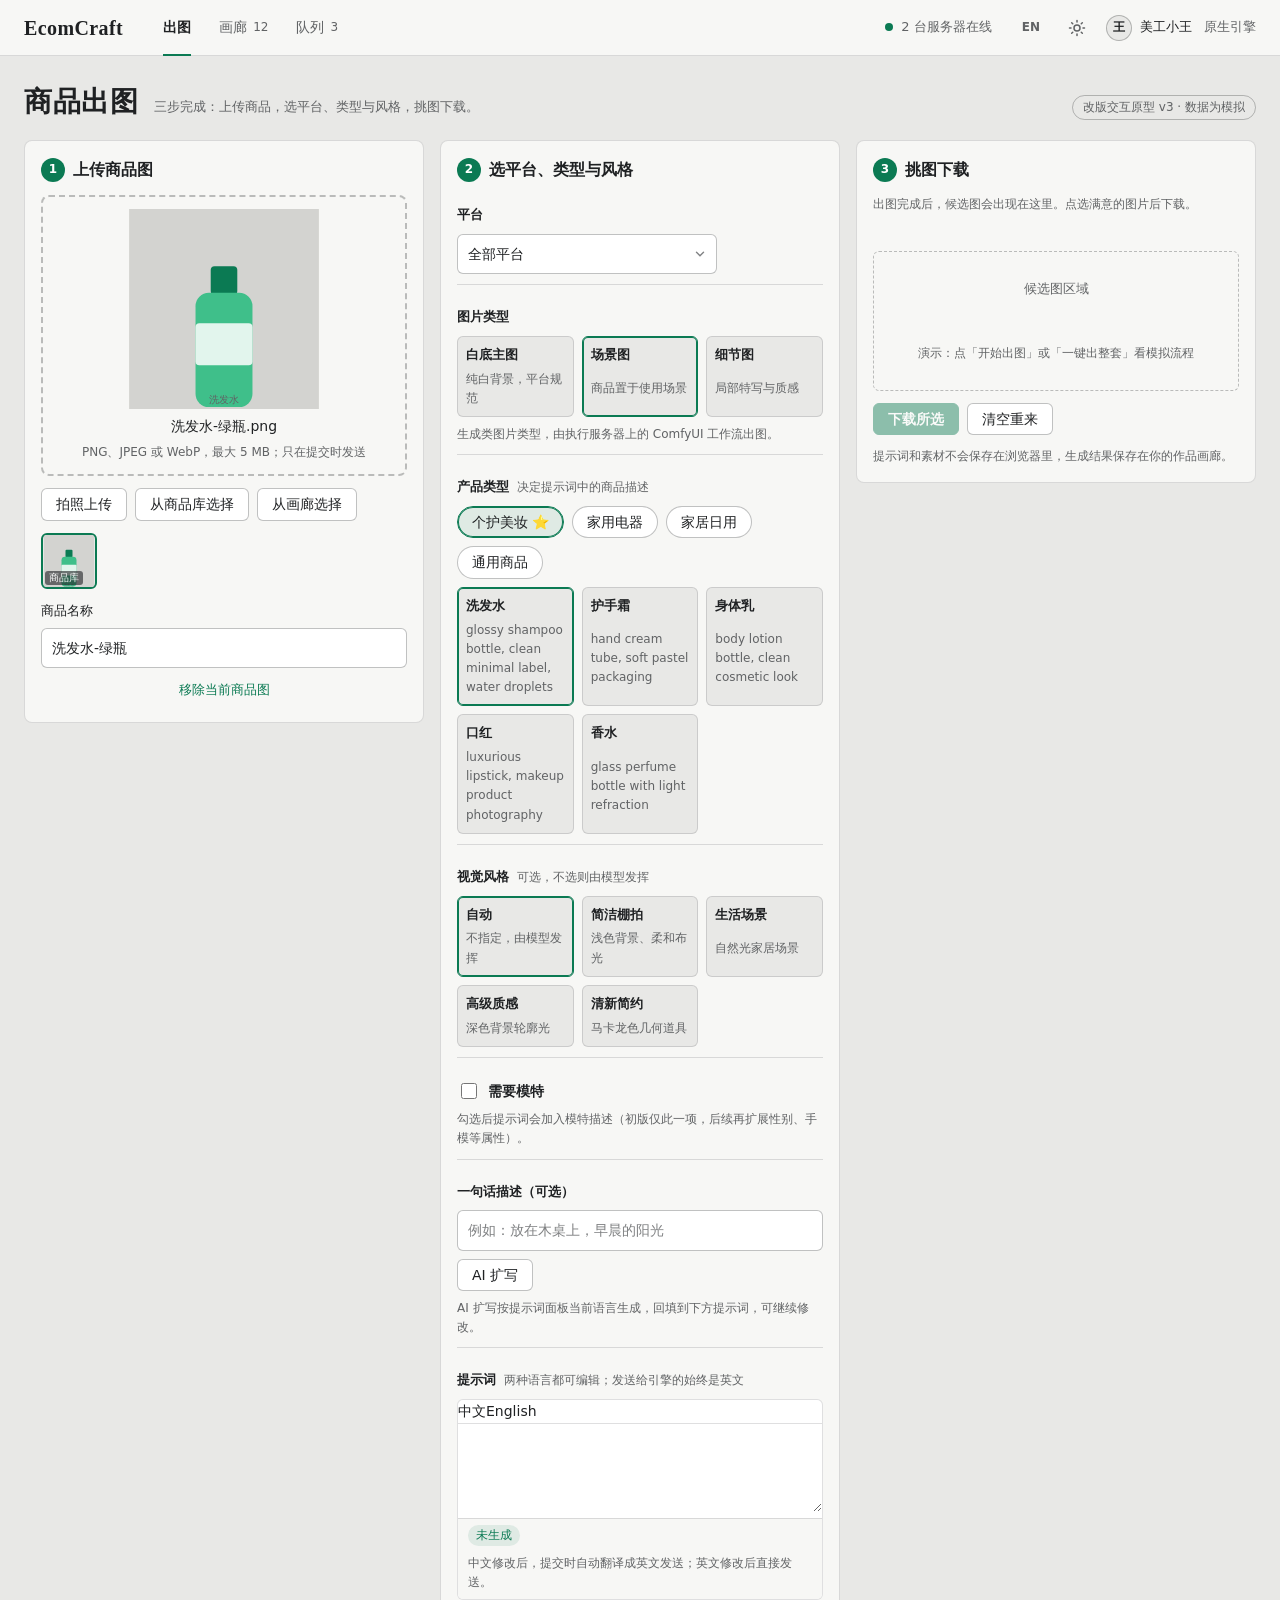
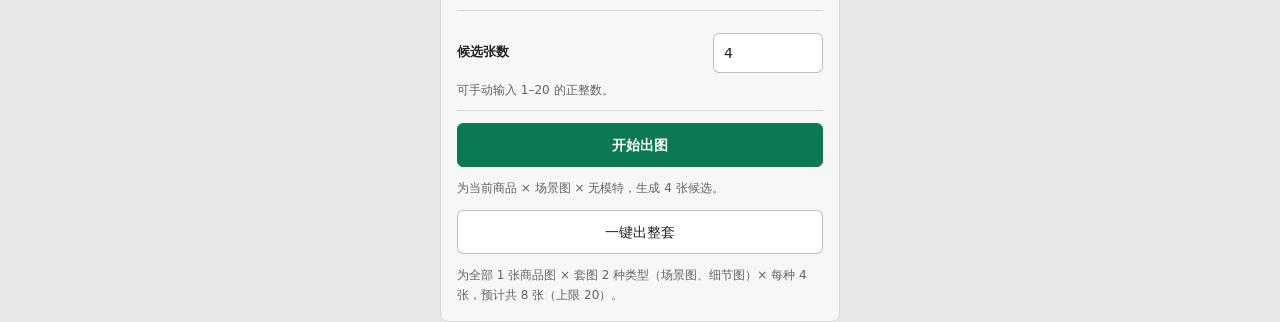
<file: docs/EcomCraft 简易模式改版原型.html>
<!doctype html>
<html lang="zh-CN" data-theme="light">

<head>
<meta charset="utf-8">
<meta name="viewport" content="width=device-width, initial-scale=1">
<meta name="color-scheme" content="light dark">
<title>EcomCraft 创作工作台 · 出图（改版原型 v3）</title>
<style>
/* 布局与视觉均按 src/Extensions/EcomCraft/Studio/studio.css 复刻（灰卡中性 + 绿幕操作色 + 指示灯） */
:root {
    --font-display: "Noto Serif SC", "Source Han Serif SC", "Songti SC", "STSong", "SimSun", serif;
    --font-body: "PingFang SC", "Microsoft YaHei UI", "Microsoft YaHei", "Noto Sans SC", system-ui, sans-serif;
    --fs-12: 12px; --fs-13: 13px; --fs-14: 14px; --fs-16: 16px; --fs-20: 20px; --fs-28: 28px;
    --radius: 6px;
    --topbar-h: 56px;
}
:root,
[data-theme="light"] {
    color-scheme: light;
    --backdrop: #E8E8E6; --panel: #F7F7F5; --field: #FFFFFF;
    --ink: #1F2123; --ink-2: #616365;
    --line: rgba(31, 33, 35, .14); --line-strong: rgba(31, 33, 35, .28);
    --key: #0B7A53; --key-hover: #08633F; --key-soft: rgba(11, 122, 83, .10); --on-key: #FFFFFF;
    --tally: #D93A26; --tally-soft: rgba(217, 58, 38, .10); --on-tally: #FFFFFF;
    --amber: #D97706;
}
[data-theme="dark"] {
    color-scheme: dark;
    --backdrop: #1E1F20; --panel: #28292A; --field: #202122;
    --ink: #ECECEA; --ink-2: #9A9C9E;
    --line: rgba(236, 236, 234, .14); --line-strong: rgba(236, 236, 234, .28);
    --key: #3FBF8A; --key-hover: #5ACE9C; --key-soft: rgba(63, 191, 138, .14); --on-key: #1E1F20;
    --tally: #FF6A55; --tally-soft: rgba(255, 106, 85, .14); --on-tally: #1E1F20;
    --amber: #FBBF24;
}
*, *::before, *::after { box-sizing: border-box; }
body { margin: 0; min-height: 100vh; background: var(--backdrop); color: var(--ink); font: 400 var(--fs-14)/1.6 var(--font-body); -webkit-font-smoothing: antialiased; }
h1, h2, h3, p, ul, ol { margin: 0; }
ul, ol { padding: 0; list-style: none; }
button, input, select, textarea { font: inherit; color: inherit; }
button { cursor: pointer; background: none; border: 0; padding: 0; }
button:disabled { cursor: not-allowed; }
a { color: var(--key); }
.hint { font-size: var(--fs-12); color: var(--ink-2); }

/* ---------- 顶栏 ---------- */
.topbar {
    position: sticky; top: 0; z-index: 50;
    display: flex; align-items: center; gap: 28px;
    height: var(--topbar-h); padding: 0 24px;
    background: var(--panel); border-bottom: 1px solid var(--line);
}
.brand { font: 600 var(--fs-20)/1 var(--font-display); color: var(--ink); text-decoration: none; letter-spacing: .02em; }
.views { display: flex; align-self: stretch; gap: 4px; }
.nav-item { position: relative; display: flex; align-items: center; gap: 6px; padding: 0 12px; color: var(--ink-2); font-size: var(--fs-14); text-decoration: none; }
.nav-item:hover { color: var(--ink); }
.nav-item[aria-current="page"] { color: var(--ink); font-weight: 600; }
.nav-item[aria-current="page"]::after { content: ""; position: absolute; left: 12px; right: 12px; bottom: -1px; height: 2px; background: var(--key); }
.nav-count { font-size: var(--fs-12); color: var(--ink-2); font-variant-numeric: tabular-nums; font-weight: 400; }
.topbar-actions { display: flex; align-items: center; gap: 12px; margin-left: auto; }
.health { display: inline-flex; align-items: center; gap: 8px; padding: 4px 10px; border-radius: var(--radius); color: var(--ink-2); font-size: var(--fs-13); text-decoration: none; }
.health-dot { width: 8px; height: 8px; border-radius: 50%; background: var(--ink-2); }
.health.ok .health-dot { background: var(--key); }
.icon-btn { display: inline-grid; place-items: center; width: 34px; height: 34px; border-radius: var(--radius); color: var(--ink-2); }
.icon-btn:hover { background: var(--key-soft); color: var(--ink); }
.lang-toggle { width: auto; min-width: 32px; padding: 0 8px; font-size: var(--fs-12); font-weight: 600; }
.user { display: inline-flex; align-items: center; gap: 8px; min-width: 0; font-size: var(--fs-13); }
.avatar { display: grid; place-items: center; width: 26px; height: 26px; border-radius: 50%; background: var(--backdrop); border: 1px solid var(--line-strong); font-size: var(--fs-12); font-weight: 600; }
.user-name { max-width: 140px; overflow: hidden; text-overflow: ellipsis; white-space: nowrap; }
.native-link { font-size: var(--fs-13); color: var(--ink-2); text-decoration: none; }
.native-link:hover { color: var(--key); text-decoration: underline; text-underline-offset: 3px; }
.theme-toggle .icon-moon { display: none; }
[data-theme="dark"] .theme-toggle .icon-sun { display: none; }
[data-theme="dark"] .theme-toggle .icon-moon { display: block; }

/* ---------- 页面框架 ---------- */
.page-title { font: 600 var(--fs-28)/1.25 var(--font-display); letter-spacing: .02em; text-wrap: balance; }
.view { padding: 28px 24px 0; max-width: 1600px; margin: 0 auto; }
.page-head { display: flex; align-items: baseline; gap: 16px; margin-bottom: 20px; flex-wrap: wrap; }
.page-meta { color: var(--ink-2); font-size: var(--fs-13); }
.proto-tag { margin-left: auto; padding: 2px 10px; border: 1px solid var(--line-strong); border-radius: 999px; font-size: var(--fs-12); color: var(--ink-2); }
.banner { display: flex; gap: 10px; align-items: baseline; margin-bottom: 16px; padding: 10px 14px; border: 1px solid var(--line); border-left: 3px solid var(--key); border-radius: var(--radius); background: var(--panel); font-size: var(--fs-13); }
.banner.error { border-left-color: var(--tally); background: var(--tally-soft); }
.banner[hidden] { display: none; }

/* ---------- 三步卡片（同 simple-steps） ---------- */
.simple-steps { list-style: none; margin: 0; padding: 0; display: grid; gap: 16px; grid-template-columns: repeat(auto-fit, minmax(300px, 1fr)); align-items: start; }
.simple-step { background: var(--panel); border: 1px solid var(--line); border-radius: 8px; padding: 16px; display: grid; gap: 12px; min-width: 0; }
.simple-step-title { display: flex; align-items: center; gap: 8px; font-size: var(--fs-16); }
.simple-step-num { display: inline-grid; place-items: center; width: 24px; height: 24px; border-radius: 50%; background: var(--key); color: var(--on-key); font-size: var(--fs-12); font-weight: 700; }

/* ---------- 表单控件 ---------- */
input[type=text], input[type=number], textarea, select {
    width: 100%; min-width: 0; padding: 8px 10px;
    background-color: var(--field); color: var(--ink);
    border: 1px solid var(--line-strong); border-radius: var(--radius);
    font-size: var(--fs-14);
}
input[type=number] { font-variant-numeric: tabular-nums; }
input:focus-visible, textarea:focus-visible, select:focus-visible { outline: 2px solid var(--key); outline-offset: 0; border-color: var(--key); }
input::placeholder, textarea::placeholder { color: var(--ink-2); opacity: .8; }
textarea { resize: vertical; line-height: 1.7; }
select {
    appearance: none; padding-right: 30px;
    background-image: url("data:image/svg+xml,%3Csvg xmlns='http://www.w3.org/2000/svg' viewBox='0 0 24 24' fill='none' stroke='%23808284' stroke-width='2.4' stroke-linecap='round'%3E%3Cpath d='M6 9l6 6 6-6'/%3E%3C/svg%3E");
    background-repeat: no-repeat; background-position: right 9px center; background-size: 14px;
}
.btn { display: inline-flex; align-items: center; justify-content: center; gap: 6px; min-height: 32px; padding: 4px 14px; border: 1px solid var(--line-strong); border-radius: var(--radius); background: var(--field); color: var(--ink); }
.btn:hover:not(:disabled) { border-color: var(--key); color: var(--key); }
.btn:disabled { opacity: .45; }
.btn-primary { background: var(--key); border-color: var(--key); color: var(--on-key); font-weight: 600; }
.btn-primary:hover:not(:disabled) { background: var(--key-hover); border-color: var(--key-hover); color: var(--on-key); }
.btn-sm { min-height: 30px; padding: 4px 12px; }
.btn-block { width: 100%; min-height: 44px; font-size: var(--fs-14); }
.link-btn { min-height: 32px; padding: 4px 6px; margin: 0 -6px; border-radius: 4px; color: var(--key); font-size: var(--fs-13); text-decoration: none; }
.link-btn:hover { text-decoration: underline; }
.fld { padding: 10px 0; border-bottom: 1px solid var(--line); display: grid; gap: 8px; }
.step > .fld:last-of-type { border-bottom: 0; }
.fld > label, .fld-label { display: block; font-size: var(--fs-13); font-weight: 600; }
.fld-optional { margin-left: 8px; font-weight: 400; color: var(--ink-2); font-size: var(--fs-12); }
.inline-row { display: flex; align-items: center; justify-content: space-between; gap: 12px; margin-top: 0; }
.inline-row > label { font-size: var(--fs-13); font-weight: 600; }
.inline-row > input[type=number] { width: 110px; }
.recover-actions { display: flex; flex-wrap: wrap; gap: 8px; }

/* 第 1 步：上传 */
.simple-drop { display: grid; place-items: center; gap: 6px; min-height: 160px; padding: 12px; border: 2px dashed var(--line-strong); border-radius: 8px; text-align: center; cursor: pointer; }
.simple-drop.is-over { border-color: var(--key); }
.simple-preview { max-width: 100%; max-height: 200px; object-fit: contain; }
.simple-products { display: flex; flex-wrap: wrap; gap: 6px; }
.simple-product { position: relative; width: 56px; height: 56px; padding: 0; border: 2px solid transparent; border-radius: 6px; background: var(--backdrop); }
.simple-product[aria-pressed="true"] { border-color: var(--key); }
.simple-product img { width: 100%; height: 100%; object-fit: contain; border-radius: 4px; }
.simple-product .src { position: absolute; left: 2px; bottom: 2px; padding: 0 4px; border-radius: 3px; background: rgba(31,33,35,.6); color: #fff; font-size: 10px; line-height: 14px; }
.simple-product-meta { display: grid; grid-template-columns: 1fr; gap: 6px; font-size: var(--fs-13); }

/* 卡片选择 */
.simple-cards { display: grid; gap: 8px; grid-template-columns: repeat(auto-fill, minmax(110px, 1fr)); }
.simple-card { display: grid; gap: 4px; padding: 8px; min-height: 32px; text-align: left; border: 1px solid var(--line); border-radius: 6px; background: var(--backdrop); color: var(--ink); }
.simple-card[aria-pressed="true"] { border-color: var(--key); box-shadow: inset 0 0 0 1px var(--key); }
.simple-card-name { font-size: var(--fs-13); font-weight: 600; }
.simple-card-desc { font-size: var(--fs-12); color: var(--ink-2); overflow-wrap: anywhere; }
.chips { display: flex; flex-wrap: wrap; gap: 8px; }
.chip { min-height: 32px; padding: 4px 14px; border: 1px solid var(--line-strong); border-radius: 999px; background: var(--field); }
.chip[aria-pressed="true"] { border-color: var(--key); box-shadow: inset 0 0 0 1px var(--key); background: var(--key-soft); }

/* 模特 / 提示词 / 提示 */
.model-row { display: flex; align-items: center; gap: 8px; }
.model-row input { width: 16px; height: 16px; accent-color: var(--key); }
.fragment { padding: 6px 10px; border-left: 3px solid var(--key); border-radius: 0 6px 6px 0; background: var(--field); font-size: var(--fs-12); color: var(--ink-2); overflow-wrap: anywhere; }
.count-error { color: var(--tally); }
.prompt-panel { border: 1px solid var(--line); border-radius: 6px; background: var(--field); overflow: hidden; }
.prompt-tabs { display: flex; border-bottom: 1px solid var(--line); }
.prompt-tabs .btn { border: 0; border-radius: 0; min-height: 36px; padding: 4px 16px; background: transparent; color: var(--ink-2); }
.prompt-tabs .btn[aria-selected="true"] { background: var(--field); color: var(--key); font-weight: 600; box-shadow: inset 0 -2px 0 var(--key); }
.prompt-panel textarea { border: 0; border-radius: 0; min-height: 88px; }
.prompt-foot { display: flex; flex-wrap: wrap; align-items: center; gap: 8px; padding: 6px 10px; border-top: 1px solid var(--line); background: var(--panel); }
.state-chip { display: inline-flex; align-items: center; gap: 6px; padding: 1px 8px; border-radius: 999px; font-size: var(--fs-12); background: var(--key-soft); color: var(--key); }
.state-chip.is-dirty { background: var(--tally-soft); color: var(--tally); }

/* 第 3 步：结果 */
.status { display: flex; align-items: center; gap: 8px; font-size: var(--fs-13); min-height: 20px; }
.tally-dot { width: 10px; height: 10px; border-radius: 50%; background: var(--tally); animation: blink 1.2s infinite; flex: none; }
@keyframes blink { 50% { opacity: .25; } }
.simple-batch { display: grid; gap: 8px; }
.simple-jobs { display: grid; gap: 4px; }
.simple-job { display: flex; align-items: center; justify-content: space-between; gap: 8px; padding: 6px 8px; border: 1px solid var(--line); border-radius: 6px; font-size: var(--fs-13); }
.simple-job-state { color: var(--ink-2); white-space: nowrap; }
.simple-job.is-running .simple-job-state { color: var(--tally); }
.simple-results { display: grid; gap: 8px; grid-template-columns: repeat(auto-fill, minmax(120px, 1fr)); }
.simple-result { position: relative; padding: 0; border: 2px solid transparent; border-radius: 6px; background: var(--backdrop); }
.simple-result[aria-pressed="true"] { border-color: var(--key); }
.simple-result img { display: block; width: 100%; aspect-ratio: 1; object-fit: contain; border-radius: 4px; }
.simple-result-check { position: absolute; top: 6px; right: 6px; width: 22px; height: 22px; display: grid; place-items: center; border-radius: 50%; background: var(--panel); border: 1px solid var(--line-strong); font-size: 13px; }
.simple-result[aria-pressed="true"] .simple-result-check { background: var(--key); color: var(--on-key); border-color: var(--key); }
.result-empty { display: grid; place-items: center; gap: 6px; min-height: 140px; border: 1px dashed var(--line-strong); border-radius: 6px; color: var(--ink-2); font-size: var(--fs-13); text-align: center; padding: 8px; }
details.summary-box { border: 1px solid var(--line); border-radius: 6px; background: var(--field); padding: 8px 12px; }
details.summary-box summary { cursor: pointer; font-size: var(--fs-13); font-weight: 600; }
details.summary-box .body { padding-top: 8px; display: grid; gap: 6px; font-size: var(--fs-12); color: var(--ink-2); overflow-wrap: anywhere; }

/* 弹窗 */
dialog { width: min(92vw, 720px); max-height: 82vh; padding: 0; border: 1px solid var(--line); border-radius: 8px; background: var(--panel); color: var(--ink); box-shadow: 0 12px 40px rgba(31,33,35,.25); }
dialog::backdrop { background: rgba(31, 33, 35, .45); }
.dlg-head { display: flex; align-items: center; justify-content: space-between; gap: 12px; padding: 12px 16px; border-bottom: 1px solid var(--line); }
.dlg-head h2 { font-size: var(--fs-16); }
.dlg-body { padding: 16px; overflow: auto; }
.pick-grid { display: grid; gap: 8px; grid-template-columns: repeat(auto-fill, minmax(120px, 1fr)); }
.pick { display: grid; gap: 4px; padding: 8px; text-align: left; border: 1px solid var(--line); border-radius: 6px; background: var(--field); }
.pick:hover { border-color: var(--key); }
.pick img { width: 100%; aspect-ratio: 1; object-fit: contain; border-radius: 4px; background: var(--backdrop); }
.pick-name { font-size: var(--fs-12); font-weight: 600; overflow-wrap: anywhere; }
.pick-meta { font-size: var(--fs-12); color: var(--ink-2); }

@media (max-width: 900px) {
    .simple-steps { grid-template-columns: 1fr; }
}
</style>
</head>

<body>
    <header class="topbar">
        <a class="brand" href="#" translate="no">EcomCraft</a>
        <nav class="views" aria-label="工作台视图">
            <a class="nav-item" aria-current="page" href="#">出图</a>
            <a class="nav-item" href="#">画廊<span class="nav-count">12</span></a>
            <a class="nav-item" href="#">队列<span class="nav-count">3</span></a>
        </nav>
        <div class="topbar-actions">
            <a class="health ok" href="#" title="查看执行服务器和任务队列">
                <span class="health-dot" aria-hidden="true"></span><span>2 台服务器在线</span>
            </a>
            <button type="button" class="icon-btn lang-toggle" aria-label="切换语言（原型中未启用）">EN</button>
            <button type="button" class="icon-btn theme-toggle" id="theme-toggle" aria-label="切换到深色主题" title="切换到深色主题">
                <svg class="icon-sun" viewBox="0 0 24 24" width="18" height="18" fill="none" stroke="currentColor" stroke-width="2" stroke-linecap="round" aria-hidden="true">
                    <circle cx="12" cy="12" r="4"></circle>
                    <path d="M12 2v2M12 20v2M4.9 4.9l1.4 1.4M17.7 17.7l1.4 1.4M2 12h2M20 12h2M4.9 19.1l1.4-1.4M17.7 6.3l1.4-1.4"></path>
                </svg>
                <svg class="icon-moon" viewBox="0 0 24 24" width="18" height="18" fill="none" stroke="currentColor" stroke-width="2" stroke-linecap="round" stroke-linejoin="round" aria-hidden="true">
                    <path d="M21 12.8A9 9 0 1 1 11.2 3 7 7 0 0 0 21 12.8z"></path>
                </svg>
            </button>
            <span class="user">
                <span class="avatar" aria-hidden="true">王</span>
                <span class="user-name">美工小王</span>
            </span>
            <a class="native-link" href="#">原生引擎</a>
        </div>
    </header>

    <main>
        <section class="view" aria-labelledby="simple-title">
            <header class="page-head">
                <h1 class="page-title" id="simple-title">商品出图</h1>
                <p class="page-meta">三步完成：上传商品，选平台、类型与风格，挑图下载。</p>
                <span class="proto-tag">改版交互原型 v3 · 数据为模拟</span>
            </header>
            <div class="banner" id="message" role="status" aria-live="polite" hidden></div>

            <ol class="simple-steps">
                <!-- ============ 第 1 步 上传 ============ -->
                <li class="simple-step">
                    <h2 class="simple-step-title"><span class="simple-step-num" aria-hidden="true">1</span>上传商品图</h2>
                    <label class="simple-drop" id="simple-drop">
                        <input type="file" id="file-local" accept="image/png,image/jpeg,image/webp" hidden>
                        <img class="simple-preview" id="simple-preview" alt="已选择的商品图" hidden>
                        <span id="simple-drop-text">点击或拖入商品图</span>
                        <span class="hint">PNG、JPEG 或 WebP，最大 5 MB；只在提交时发送</span>
                    </label>
                    <div class="recover-actions">
                        <button type="button" class="btn" id="btn-camera">拍照上传</button>
                        <button type="button" class="btn" id="btn-library">从商品库选择</button>
                        <button type="button" class="btn" id="btn-gallery">从画廊选择</button>
                        <input type="file" id="file-camera" accept="image/*" capture="environment" hidden>
                    </div>
                    <div class="simple-products" id="products" hidden></div>
                    <div class="simple-product-meta" id="product-meta" hidden>
                        <label for="product-name">商品名称</label>
                        <input type="text" id="product-name" maxlength="60" autocomplete="off">
                        <button type="button" class="link-btn" id="btn-remove">移除当前商品图</button>
                    </div>
                    <p class="hint" id="product-empty-hint">画廊里已生成的作品图也能选来当商品图，继续二次创作。</p>
                </li>

                <!-- ============ 第 2 步 参数 ============ -->
                <li class="simple-step">
                    <h2 class="simple-step-title"><span class="simple-step-num" aria-hidden="true">2</span>选平台、类型与风格</h2>

                    <div class="fld">
                        <label for="platform">平台</label>
                        <select id="platform" style="max-width:260px">
                            <option value="">全部平台</option>
                            <option value="taobao">淘宝</option>
                            <option value="jd">京东</option>
                            <option value="amazon">亚马逊</option>
                        </select>
                    </div>

                    <div class="fld">
                        <span class="fld-label" id="types-label">图片类型</span>
                        <div class="simple-cards" id="types" role="group" aria-labelledby="types-label"></div>
                        <p class="hint" id="type-hint"></p>
                    </div>

                    <div class="fld">
                        <span class="fld-label" id="category-label">产品类型<span class="fld-optional">决定提示词中的商品描述</span></span>
                        <div class="chips" id="categories" role="group" aria-label="产品大类"></div>
                        <div class="simple-cards" id="subtypes" role="group" aria-label="产品子类"></div>
                    </div>

                    <div class="fld">
                        <span class="fld-label" id="styles-label">视觉风格<span class="fld-optional">可选，不选则由模型发挥</span></span>
                        <div class="simple-cards" id="styles" role="group" aria-labelledby="styles-label"></div>
                    </div>

                    <div class="fld">
                        <div class="model-row">
                            <input type="checkbox" id="need-model">
                            <label for="need-model" style="font-weight:600">需要模特</label>
                        </div>
                        <p class="hint" id="model-hint">勾选后提示词会加入模特描述（初版仅此一项，后续再扩展性别、手模等属性）。</p>
                    </div>

                    <div class="fld">
                        <label for="description">一句话描述（可选）</label>
                        <input type="text" id="description" maxlength="500" autocomplete="off" placeholder="例如：放在木桌上，早晨的阳光">
                        <div class="recover-actions">
                            <button type="button" class="btn" id="btn-expand">AI 扩写</button>
                        </div>
                        <p class="hint">AI 扩写按提示词面板当前语言生成，回填到下方提示词，可继续修改。</p>
                    </div>

                    <div class="fld">
                        <span class="fld-label">提示词<span class="fld-optional">两种语言都可编辑；发送给引擎的始终是英文</span></span>
                        <div class="prompt-panel">
                            <div class="prompt-tabs" role="tablist">
                                <button type="button" id="tab-zh" role="tab" aria-selected="true">中文</button>
                                <button type="button" id="tab-en" role="tab" aria-selected="false">English</button>
                            </div>
                            <textarea id="prompt-zh" aria-label="中文提示词" spellcheck="false"></textarea>
                            <textarea id="prompt-en" aria-label="英文提示词" spellcheck="false" hidden></textarea>
                            <div class="prompt-foot">
                                <span class="state-chip" id="prompt-state">未生成</span>
                                <span class="hint">中文修改后，提交时自动翻译成英文发送；英文修改后直接发送。</span>
                            </div>
                        </div>
                    </div>

                    <div class="fld">
                        <div class="inline-row">
                            <label for="count">候选张数</label>
                            <input type="number" id="count" min="1" max="20" step="1" value="4">
                        </div>
                        <p class="hint" id="count-hint">可手动输入 1–20 的正整数。</p>
                    </div>

                    <button type="button" class="btn btn-primary btn-block" id="btn-generate" disabled>开始出图</button>
                    <p class="hint" id="generate-hint"></p>
                    <button type="button" class="btn btn-block" id="btn-set" disabled>一键出整套</button>
                    <p class="hint" id="set-hint"></p>
                </li>

                <!-- ============ 第 3 步 结果 ============ -->
                <li class="simple-step">
                    <h2 class="simple-step-title"><span class="simple-step-num" aria-hidden="true">3</span>挑图下载</h2>
                    <div class="status" id="status"><p class="hint" style="margin:0">出图完成后，候选图会出现在这里。点选满意的图片后下载。</p></div>
                    <div class="simple-batch" id="simple-batch" hidden>
                        <ul class="simple-jobs" id="jobs"></ul>
                    </div>
                    <div class="simple-results" id="results"></div>
                    <div class="result-empty" id="results-empty">
                        <p>候选图区域</p>
                        <p class="hint">演示：点「开始出图」或「一键出整套」看模拟流程</p>
                    </div>
                    <details class="summary-box" id="used-prompt" hidden>
                        <summary>本次发送给引擎的提示词</summary>
                        <div class="body" id="used-prompt-body"></div>
                    </details>
                    <div class="recover-actions">
                        <button type="button" class="btn btn-primary" id="btn-download" disabled>下载所选</button>
                        <button type="button" class="btn" id="btn-clear">清空重来</button>
                    </div>
                    <p class="hint">提示词和素材不会保存在浏览器里，生成结果保存在你的作品画廊。</p>
                </li>
            </ol>
        </section>
    </main>

    <!-- 商品库弹窗 -->
    <dialog id="dlg-library" aria-labelledby="dlg-library-title">
        <div class="dlg-head">
            <h2 id="dlg-library-title">从商品库选择</h2>
            <button type="button" class="btn btn-sm" data-close>关闭</button>
        </div>
        <div class="dlg-body">
            <div class="pick-grid" id="library-grid"></div>
            <p class="hint" style="margin-top:12px">商品库 = 历史上传并自动入库的商品图（含已确认的抠图与位置）。</p>
        </div>
    </dialog>

    <!-- 画廊弹窗 -->
    <dialog id="dlg-gallery" aria-labelledby="dlg-gallery-title">
        <div class="dlg-head">
            <h2 id="dlg-gallery-title">从画廊选择（已生成的作品图）</h2>
            <button type="button" class="btn btn-sm" data-close>关闭</button>
        </div>
        <div class="dlg-body">
            <div class="pick-grid" id="gallery-grid"></div>
            <p class="hint" style="margin-top:12px">选中的作品图会压缩到 5 MB 内作为商品图使用；分辨率、模糊检查同样生效。</p>
        </div>
    </dialog>

<script>
'use strict';

/* ---------- 模拟数据 ---------- */

// 用内联 SVG 生成缩略图，避免外部资源
function svgThumb(kind, label, c1, c2) {
    let shapes = '';
    if (kind == 'bottle') {
        shapes = `<rect x="86" y="60" width="28" height="30" rx="4" fill="${c2}"/>
            <rect x="70" y="88" width="60" height="120" rx="14" fill="${c1}"/>
            <rect x="70" y="120" width="60" height="44" rx="4" fill="rgba(255,255,255,.85)"/>`;
    } else if (kind == 'tube') {
        shapes = `<rect x="82" y="70" width="36" height="18" rx="5" fill="${c2}"/>
            <path d="M70 88 h60 v104 a8 8 0 0 1 -8 8 h-44 a8 8 0 0 1 -8 -8 z" fill="${c1}"/>
            <rect x="76" y="118" width="48" height="36" rx="4" fill="rgba(255,255,255,.85)"/>`;
    } else if (kind == 'box') {
        shapes = `<rect x="58" y="76" width="84" height="132" rx="8" fill="${c1}"/>
            <rect x="58" y="76" width="84" height="34" rx="8" fill="${c2}"/>
            <rect x="66" y="126" width="68" height="38" rx="4" fill="rgba(255,255,255,.85)"/>`;
    } else {
        shapes = `<rect x="58" y="70" width="84" height="140" rx="12" fill="${c1}"/>
            <circle cx="100" cy="140" r="26" fill="${c2}" opacity=".75"/>`;
    }
    let svg = `<svg xmlns="http://www.w3.org/2000/svg" viewBox="0 0 200 210">
        <rect width="200" height="210" fill="#D3D3D0"/>
        ${shapes}
        <text x="100" y="204" text-anchor="middle" font-size="11" fill="#616365" font-family="sans-serif">${label}</text>
    </svg>`;
    return 'data:image/svg+xml;charset=utf-8,' + encodeURIComponent(svg);
}

let categories = [
    { id: 'care', name: '个护美妆', subtypes: [
        { id: 'shampoo', name: '洗发水', fragment: 'glossy shampoo bottle, clean minimal label, water droplets' },
        { id: 'handcream', name: '护手霜', fragment: 'hand cream tube, soft pastel packaging' },
        { id: 'bodylotion', name: '身体乳', fragment: 'body lotion bottle, clean cosmetic look' },
        { id: 'lipstick', name: '口红', fragment: 'luxurious lipstick, makeup product photography' },
        { id: 'perfume', name: '香水', fragment: 'glass perfume bottle with light refraction' }
    ]},
    { id: 'appliance', name: '家用电器', subtypes: [
        { id: 'ac', name: '空调', fragment: 'split air conditioner unit' },
        { id: 'fridge', name: '冰箱', fragment: 'modern refrigerator' },
        { id: 'washer', name: '洗衣机', fragment: 'front-load washing machine' },
        { id: 'cooker', name: '电饭煲', fragment: 'electric rice cooker' }
    ]},
    { id: 'home', name: '家居日用', subtypes: [
        { id: 'tableware', name: '水杯餐具', fragment: 'glassware and tableware set' },
        { id: 'storage', name: '收纳用品', fragment: 'neat storage organizer boxes' },
        { id: 'lamp', name: '台灯', fragment: 'modern table lamp, warm glow' },
        { id: 'bedding', name: '床上用品', fragment: 'soft bedding set, cozy textile' }
    ]},
    { id: 'general', name: '通用商品', subtypes: [
        { id: 'auto', name: '不指定', fragment: '' }
    ]}
];

let types = [
    { id: 'white', name: '白底主图', desc: '纯白背景，平台规范', cutoutOnly: true },
    { id: 'scene', name: '场景图', desc: '商品置于使用场景', inSet: true },
    { id: 'detail', name: '细节图', desc: '局部特写与质感', inSet: true }
];

let styles = [
    { id: 'auto', name: '自动', desc: '不指定，由模型发挥', fragment: '' },
    { id: 'clean', name: '简洁棚拍', desc: '浅色背景、柔和布光', fragment: 'clean seamless studio backdrop, soft diffused lighting' },
    { id: 'lifestyle', name: '生活场景', desc: '自然光家居场景', fragment: 'lifestyle scene, natural window light, cozy interior' },
    { id: 'premium', name: '高级质感', desc: '深色背景轮廓光', fragment: 'premium dark backdrop, dramatic rim lighting' },
    { id: 'pastel', name: '清新简约', desc: '马卡龙色几何道具', fragment: 'minimalist pastel backdrop, geometric podium props' }
];

let libraryItems = [
    { id: 'l1', name: '洗发水-绿瓶.png', thumb: svgThumb('bottle', '洗发水', '#3FBF8A', '#0B7A53') },
    { id: 'l2', name: '护手霜-小样.png', thumb: svgThumb('tube', '护手霜', '#F4C2C2', '#D98CA1') },
    { id: 'l3', name: '身体乳.png', thumb: svgThumb('bottle', '身体乳', '#9EC5E8', '#4A7BA6') },
    { id: 'l4', name: '口红.png', thumb: svgThumb('box', '口红', '#C0392B', '#7B241C') },
    { id: 'l5', name: '香水.png', thumb: svgThumb('bottle', '香水', '#D5A021', '#8C6D1F') },
    { id: 'l6', name: '水杯.png', thumb: svgThumb('other', '水杯', '#BFC9CA', '#7F8C8D') }
];

let galleryItems = [
    { id: 'g1', name: '洗发水-场景图-03', thumb: svgThumb('bottle', '场景作品', '#3FBF8A', '#0B7A53') },
    { id: 'g2', name: '护手霜-细节图-01', thumb: svgThumb('tube', '细节作品', '#F4C2C2', '#D98CA1') },
    { id: 'g3', name: '身体乳-场景图-02', thumb: svgThumb('bottle', '场景作品', '#9EC5E8', '#4A7BA6') },
    { id: 'g4', name: '口红-白底主图', thumb: svgThumb('box', '白底作品', '#EAEAEA', '#C0392B') },
    { id: 'g5', name: '香水-场景图-05', thumb: svgThumb('bottle', '场景作品', '#D5A021', '#8C6D1F') },
    { id: 'g6', name: '水杯-场景图-01', thumb: svgThumb('other', '场景作品', '#BFC9CA', '#5D6D7E') },
    { id: 'g7', name: '洗发水-整套-12', thumb: svgThumb('bottle', '整套作品', '#58D68D', '#1E8449') },
    { id: 'g8', name: '护手霜-场景图-04', thumb: svgThumb('tube', '场景作品', '#F8D7DA', '#B03A2E') }
];

// AI 扩写的模拟文案（按子类）
let expansions = {
    '洗发水': ['绿瓶洗发水置于浅色木桌中央，清晨柔和阳光从侧窗洒入，背景是虚化的绿植与水珠，突出瓶身标签与质感，商业摄影级布光。',
        'Glossy green shampoo bottle centered on a light oak table, soft morning sunlight from a side window, blurred green plants and water droplets, premium commercial lighting, high detail label.'],
    '护手霜': ['护手霜软管斜放在奶油色台面上，旁边点缀干花与亚麻布，柔和窗光营造温润氛围，突出软管的哑光质感，商业摄影级布光。',
        'Hand cream tube on a cream countertop, dried flowers and linen cloth beside it, soft window light, cozy warm mood, matte texture detail, commercial product photography.'],
    default: ['商品置于干净台面中央，柔和侧光勾勒轮廓，背景简洁不抢主体，商业摄影级布光。',
        'Product centered on a clean surface, soft side lighting outlining the silhouette, simple uncluttered background, commercial product photography.']
};

const modelFragmentZh = '一位气质优雅的模特手持/展示商品，自然姿态，浅景深突出商品';
const modelFragmentEn = 'an elegant model presenting the product, natural pose, shallow depth of field';

/* ---------- 状态 ---------- */

let state = {
    products: [],            // { id, name, thumb, source }
    current: null,
    type: 'scene',
    category: 'care',
    subtype: 'shampoo',
    style: 'auto',
    needModel: false,
    promptZh: '', promptEn: '',
    promptZhDirty: false, promptEnDirty: false,
    promptGenerated: false,
    count: 4,
    generating: false,
    selected: new Set()
};
let uid = 1;
let lastGenerated = { zh: '', en: '' };

/* ---------- 工具 ---------- */

let $ = id => document.getElementById(id);

function message(text, error) {
    let box = $('message');
    box.textContent = text || '';
    box.classList.toggle('error', Boolean(error));
    box.hidden = !text;
}

function currentType() { return types.find(t => t.id == state.type); }
function currentSubtype() {
    let cat = categories.find(c => c.id == state.category);
    return cat ? cat.subtypes.find(s => s.id == state.subtype) || cat.subtypes[0] : null;
}
function currentStyle() { return styles.find(s => s.id == state.style); }
function subtypeName() { let s = currentSubtype(); return s ? s.name : ''; }

/** 合成后的完整英文提示词（发送给引擎的内容） */
function composedEn() {
    let sub = currentSubtype();
    let parts = [];
    parts.push(sub && sub.fragment ? sub.fragment : 'product');
    if (state.needModel) { parts.push(modelFragmentEn); }
    let style = currentStyle();
    if (style && style.fragment) { parts.push(style.fragment); }
    let user = state.promptEn.trim();
    if (user) { parts.push(user); }
    return parts.join(', ');
}
function composedZh() {
    let prefix = state.needModel ? modelFragmentZh + '；' : '';
    return prefix + (state.promptZh.trim() || '（未填写描述）');
}

/* ---------- 主题切换 ---------- */

$('theme-toggle').addEventListener('click', () => {
    let html = document.documentElement;
    let dark = html.getAttribute('data-theme') == 'dark';
    html.setAttribute('data-theme', dark ? 'light' : 'dark');
});

/* ---------- 第 1 步：上传 ---------- */

function addProduct(name, thumb, source) {
    let product = { id: 'p' + (uid++), name, thumb, source };
    state.products.push(product);
    state.current = product;
    renderProducts();
    update();
}

function renderProducts() {
    let list = $('products');
    list.hidden = state.products.length == 0;
    $('product-empty-hint').hidden = state.products.length > 0;
    $('product-meta').hidden = !state.current;
    if (state.current) {
        $('product-name').value = state.current.name.replace(/\.[^.]+$/, '');
        let preview = $('simple-preview');
        preview.src = state.current.thumb;
        preview.hidden = false;
        $('simple-drop-text').textContent = state.current.name;
    }
    let items = [];
    for (let product of state.products) {
        let button = document.createElement('button');
        button.type = 'button';
        button.className = 'simple-product';
        button.setAttribute('aria-pressed', product == state.current ? 'true' : 'false');
        button.title = product.name + '（' + product.source + '）';
        let img = document.createElement('img');
        img.src = product.thumb;
        img.alt = '';
        let src = document.createElement('span');
        src.className = 'src';
        src.textContent = product.source;
        button.append(img, src);
        button.addEventListener('click', () => { state.current = product; renderProducts(); update(); });
        items.push(button);
    }
    list.replaceChildren(...items);
}

$('simple-drop').addEventListener('click', e => {
    if (e.target.tagName != 'INPUT') { $('file-local').click(); }
});
$('simple-drop').addEventListener('dragover', e => { e.preventDefault(); $('simple-drop').classList.add('is-over'); });
$('simple-drop').addEventListener('dragleave', () => $('simple-drop').classList.remove('is-over'));
$('simple-drop').addEventListener('drop', e => {
    e.preventDefault();
    $('simple-drop').classList.remove('is-over');
    let file = e.dataTransfer.files && e.dataTransfer.files[0];
    if (file) { readLocalFile(file); }
});
$('file-local').addEventListener('change', e => {
    let file = e.target.files && e.target.files[0];
    if (file) { readLocalFile(file); }
    e.target.value = '';
});
function readLocalFile(file) {
    let reader = new FileReader();
    reader.onload = () => addProduct(file.name, String(reader.result), '本机');
    reader.readAsDataURL(file);
}
$('btn-camera').addEventListener('click', () => $('file-camera').click());
$('file-camera').addEventListener('change', e => {
    let file = e.target.files && e.target.files[0];
    if (file) {
        let reader = new FileReader();
        reader.onload = () => addProduct(file.name, String(reader.result), '拍照');
        reader.readAsDataURL(file);
    }
    e.target.value = '';
});
$('btn-remove').addEventListener('click', () => {
    state.products = state.products.filter(p => p != state.current);
    state.current = state.products[state.products.length - 1] || null;
    if (!state.current) {
        $('simple-preview').hidden = true;
        $('simple-preview').removeAttribute('src');
        $('simple-drop-text').textContent = '点击或拖入商品图';
    }
    renderProducts();
    update();
});

function fillPickGrid(gridId, items, source) {
    let grid = $(gridId);
    let nodes = [];
    for (let item of items) {
        let button = document.createElement('button');
        button.type = 'button';
        button.className = 'pick';
        let img = document.createElement('img');
        img.src = item.thumb;
        img.alt = '';
        let name = document.createElement('span');
        name.className = 'pick-name';
        name.textContent = item.name;
        let meta = document.createElement('span');
        meta.className = 'pick-meta';
        meta.textContent = item.meta || '';
        button.append(img, name, meta);
        button.addEventListener('click', () => {
            addProduct(item.name, item.thumb, source);
            button.closest('dialog').close();
            message('已添加商品图：' + item.name, false);
        });
        nodes.push(button);
    }
    grid.replaceChildren(...nodes);
}

$('btn-library').addEventListener('click', () => {
    fillPickGrid('library-grid', libraryItems.map(i => ({ ...i, meta: '已含抠图与位置' })), '商品库');
    $('dlg-library').showModal();
});
$('btn-gallery').addEventListener('click', () => {
    fillPickGrid('gallery-grid', galleryItems.map(i => ({ ...i, meta: '已生成作品 · 2026-11-02' })), '画廊');
    $('dlg-gallery').showModal();
});
for (let dialog of document.querySelectorAll('dialog')) {
    dialog.querySelector('[data-close]').addEventListener('click', () => dialog.close());
}

/* ---------- 第 2 步：参数 ---------- */

function renderTypes() {
    let wrap = $('types');
    let nodes = [];
    for (let type of types) {
        let button = document.createElement('button');
        button.type = 'button';
        button.className = 'simple-card';
        button.setAttribute('aria-pressed', type.id == state.type ? 'true' : 'false');
        let name = document.createElement('span');
        name.className = 'simple-card-name';
        name.textContent = type.name;
        let desc = document.createElement('span');
        desc.className = 'simple-card-desc';
        desc.textContent = type.desc;
        button.append(name, desc);
        button.addEventListener('click', () => {
            state.type = type.id;
            renderTypes();
            update();
        });
        nodes.push(button);
    }
    wrap.replaceChildren(...nodes);
}

function renderCategories() {
    let wrap = $('categories');
    let nodes = [];
    for (let cat of categories) {
        let button = document.createElement('button');
        button.type = 'button';
        button.className = 'chip';
        button.setAttribute('aria-pressed', cat.id == state.category ? 'true' : 'false');
        button.textContent = cat.name + (cat.id == 'care' ? ' ⭐' : '');
        button.addEventListener('click', () => {
            state.category = cat.id;
            state.subtype = cat.subtypes[0].id;
            renderCategories();
            update();
        });
        nodes.push(button);
    }
    wrap.replaceChildren(...nodes);
    renderSubtypes();
}

function renderSubtypes() {
    let cat = categories.find(c => c.id == state.category);
    let wrap = $('subtypes');
    let nodes = [];
    for (let sub of cat.subtypes) {
        let button = document.createElement('button');
        button.type = 'button';
        button.className = 'simple-card';
        button.setAttribute('aria-pressed', sub.id == state.subtype ? 'true' : 'false');
        let name = document.createElement('span');
        name.className = 'simple-card-name';
        name.textContent = sub.name;
        let desc = document.createElement('span');
        desc.className = 'simple-card-desc';
        desc.textContent = sub.fragment || '按描述生成，不指定商品类型';
        button.append(name, desc);
        button.addEventListener('click', () => {
            state.subtype = sub.id;
            renderSubtypes();
            update();
        });
        nodes.push(button);
    }
    wrap.replaceChildren(...nodes);
}

function renderStyles() {
    let wrap = $('styles');
    let nodes = [];
    for (let style of styles) {
        let button = document.createElement('button');
        button.type = 'button';
        button.className = 'simple-card';
        button.setAttribute('aria-pressed', style.id == state.style ? 'true' : 'false');
        let name = document.createElement('span');
        name.className = 'simple-card-name';
        name.textContent = style.name;
        let desc = document.createElement('span');
        desc.className = 'simple-card-desc';
        desc.textContent = style.desc;
        button.append(name, desc);
        button.addEventListener('click', () => {
            state.style = style.id;
            renderStyles();
            update();
        });
        nodes.push(button);
    }
    wrap.replaceChildren(...nodes);
}

$('need-model').addEventListener('change', e => {
    state.needModel = e.target.checked;
    update();
});

/* ---------- AI 扩写（模拟） ---------- */

$('btn-expand').addEventListener('click', () => {
    if (state.generating) { return; }
    let button = $('btn-expand');
    button.disabled = true;
    button.textContent = 'AI 扩写中…';
    message('', false);
    setTimeout(() => {
        let pair = expansions[subtypeName()] || expansions.default;
        let zh = pair[0], en = pair[1];
        let desc = $('description').value.trim();
        if (desc) {
            zh = zh.replace('。', '，' + desc + '。');
            en += ', ' + desc;
        }
        state.promptZh = zh;
        state.promptEn = en;
        state.promptZhDirty = false;
        state.promptEnDirty = false;
        state.promptGenerated = true;
        renderPrompt();
        button.disabled = false;
        button.textContent = 'AI 扩写';
        message('已生成提示词，可直接修改中文或英文。', false);
    }, 900);
});

/* ---------- 提示词面板 ---------- */

$('tab-zh').addEventListener('click', () => switchPromptLang('zh'));
$('tab-en').addEventListener('click', () => switchPromptLang('en'));
$('prompt-zh').addEventListener('input', e => {
    state.promptZh = e.target.value;
    state.promptZhDirty = state.promptGenerated && e.target.value != lastGenerated.zh;
    renderPromptState();
});
$('prompt-en').addEventListener('input', e => {
    state.promptEn = e.target.value;
    state.promptEnDirty = state.promptGenerated && e.target.value != lastGenerated.en;
    renderPromptState();
});

function switchPromptLang(lang) {
    $('tab-zh').setAttribute('aria-selected', lang == 'zh' ? 'true' : 'false');
    $('tab-en').setAttribute('aria-selected', lang == 'en' ? 'true' : 'false');
    $('prompt-zh').hidden = lang != 'zh';
    $('prompt-en').hidden = lang != 'en';
}

function renderPrompt() {
    $('prompt-zh').value = state.promptZh;
    $('prompt-en').value = state.promptEn;
    if (state.promptGenerated) {
        lastGenerated.zh = state.promptZh;
        lastGenerated.en = state.promptEn;
    }
    renderPromptState();
}

function renderPromptState() {
    let chip = $('prompt-state');
    if (!state.promptGenerated) {
        chip.textContent = '未生成';
        chip.classList.remove('is-dirty');
        return;
    }
    if (state.promptEnDirty) {
        chip.textContent = '英文已手动修改 · 将直接发送';
        chip.classList.add('is-dirty');
    } else if (state.promptZhDirty) {
        chip.textContent = '中文已修改 · 提交时自动翻译成英文';
        chip.classList.add('is-dirty');
    } else {
        chip.textContent = '已同步';
        chip.classList.remove('is-dirty');
    }
}

/* ---------- 候选张数 ---------- */

function countProblem() {
    let raw = $('count').value.trim();
    if (!/^[1-9][0-9]*$/.test(raw)) { return '请输入正整数。'; }
    let n = Number(raw);
    if (n < 1 || n > 20) { return '候选张数须为 1–20 的正整数。'; }
    return '';
}

$('count').addEventListener('input', () => update());

/* ---------- 汇总更新 ---------- */

function setTypes() { return types.filter(t => t.inSet); }

function update() {
    // 图片类型提示
    let type = currentType();
    $('type-hint').textContent = type.cutoutOnly
        ? '白底主图不调用生成模型：纯本地抠图并居中贴到纯白背景，直接出 1 张。'
        : '生成类图片类型，由执行服务器上的 ComfyUI 工作流出图。';
    // 模特与白底主图互斥
    let modelBox = $('need-model');
    modelBox.disabled = Boolean(type.cutoutOnly);
    if (type.cutoutOnly && state.needModel) {
        state.needModel = false;
        modelBox.checked = false;
    }
    $('model-hint').textContent = type.cutoutOnly
        ? '白底主图为纯抠图，不支持模特。'
        : '勾选后提示词会加入模特描述（初版仅此一项，后续再扩展性别、手模等属性）。';

    // 候选张数
    let problem = countProblem();
    $('count-hint').textContent = problem || '可手动输入 1–20 的正整数。';
    $('count-hint').classList.toggle('count-error', Boolean(problem));

    let count = problem ? 0 : Number($('count').value);
    let hasProduct = Boolean(state.current);

    // 开始出图
    let generateBlocked = '';
    if (!hasProduct) { generateBlocked = '请先上传或选择商品图。'; }
    else if (problem) { generateBlocked = '请先修正候选张数。'; }
    else if (state.generating) { generateBlocked = '任务进行中…'; }
    $('btn-generate').disabled = Boolean(generateBlocked);
    $('generate-hint').textContent = type.cutoutOnly
        ? '为当前商品生成白底主图 1 张（不调用生成模型）。'
        : generateBlocked || ('为当前商品 × ' + type.name + ' × ' + (state.needModel ? '含模特' : '无模特') + '，生成 ' + count + ' 张候选。');

    // 一键出整套：商品数 × 套图类型数 × 候选张数 ≤ 20
    let setList = setTypes();
    let total = state.products.length * setList.length * count;
    let setBlocked = '';
    if (!state.products.length) { setBlocked = '请先上传或选择商品图。'; }
    else if (problem) { setBlocked = '请先修正候选张数。'; }
    else if (total > 20) { setBlocked = '预计 ' + total + ' 张，超过 20 张总上限，请减少商品图、类型或候选张数。'; }
    else if (state.generating) { setBlocked = '任务进行中…'; }
    $('btn-set').disabled = Boolean(setBlocked) || setList.length == 0;
    $('set-hint').textContent = setBlocked
        || ('为全部 ' + state.products.length + ' 张商品图 × 套图 ' + setList.length + ' 种类型（' + setList.map(t => t.name).join('、') + '）× 每种 ' + count + ' 张，预计共 ' + total + ' 张（上限 20）。');

    // 下载按钮
    $('btn-download').disabled = state.selected.size == 0;
}

/* ---------- 生成模拟 ---------- */

function sceneThumb(i) {
    let palette = [['#DDE8D5', '#3FBF8A'], ['#E8E0D5', '#C8A96A'], ['#D8E2EA', '#5D8AA8'], ['#EFE3E8', '#C97B84'], ['#E3E8EF', '#7D9BC1'], ['#EDF0DD', '#8FA65A']];
    let pair = palette[i % palette.length];
    let svg = `<svg xmlns="http://www.w3.org/2000/svg" viewBox="0 0 200 200">
        <defs><linearGradient id="g" x1="0" y1="0" x2="0" y2="1"><stop offset="0" stop-color="${pair[0]}"/><stop offset="1" stop-color="${pair[1]}" stop-opacity=".5"/></linearGradient></defs>
        <rect width="200" height="200" fill="url(#g)"/>
        <ellipse cx="100" cy="168" rx="52" ry="10" fill="rgba(31,33,35,.18)"/>
        <rect x="82" y="66" width="36" height="20" rx="5" fill="#fff" opacity=".9"/>
        <path d="M70 84 h60 v62 a10 10 0 0 1 -10 10 h-40 a10 10 0 0 1 -10 -10 z" fill="#fff"/>
        <rect x="78" y="106" width="44" height="26" rx="4" fill="${pair[1]}"/>
        <text x="100" y="190" text-anchor="middle" font-size="10" fill="#616365" font-family="sans-serif">候选 ${i + 1}</text>
    </svg>`;
    return 'data:image/svg+xml;charset=utf-8,' + encodeURIComponent(svg);
}

function addResult(thumb) {
    $('results-empty').hidden = true;
    let button = document.createElement('button');
    button.type = 'button';
    button.className = 'simple-result';
    button.setAttribute('aria-pressed', 'false');
    let img = document.createElement('img');
    img.src = thumb;
    img.alt = '候选图';
    let check = document.createElement('span');
    check.className = 'simple-result-check';
    check.textContent = '✓';
    button.append(img, check);
    button.addEventListener('click', () => {
        let on = button.getAttribute('aria-pressed') == 'true';
        button.setAttribute('aria-pressed', on ? 'false' : 'true');
        if (on) { state.selected.delete(thumb); } else { state.selected.add(thumb); }
        update();
    });
    $('results').append(button);
}

function setStatusText(text) {
    let box = $('status');
    box.replaceChildren();
    let p = document.createElement('p');
    p.className = 'hint';
    p.style.margin = '0';
    p.textContent = text;
    box.append(p);
}

function setStatusWithDot(text) {
    let box = $('status');
    box.replaceChildren();
    let dot = document.createElement('span');
    dot.className = 'tally-dot';
    dot.setAttribute('aria-hidden', 'true');
    let p = document.createElement('p');
    p.className = 'hint';
    p.style.margin = '0';
    p.textContent = text;
    box.append(dot, p);
}

function showUsedPrompt() {
    $('used-prompt').hidden = false;
    $('used-prompt-body').replaceChildren();
    let zhLine = document.createElement('p');
    zhLine.textContent = '中文（展示用）：' + composedZh();
    let enLine = document.createElement('p');
    enLine.textContent = 'English（实际发送）：' + composedEn();
    $('used-prompt-body').append(zhLine, enLine);
}

function wait(ms) { return new Promise(resolve => setTimeout(resolve, ms)); }

$('btn-generate').addEventListener('click', () => {
    let type = currentType();
    if (type.cutoutOnly) {
        // 白底主图：不调生成，直接 1 张
        addResult(libraryItems[3].thumb);
        setStatusText('白底主图已按平台要求抠图并贴纯白背景（未调用生成模型）。');
        showUsedPrompt();
        return;
    }
    let count = Number($('count').value);
    state.generating = true;
    update();
    (async () => {
        // 阶段 1：正在生成提示词（中文被改过或未扩写时模拟中译英）
        if (state.promptZhDirty || !state.promptGenerated) {
            setStatusWithDot('正在生成提示词（中译英）…');
            await wait(900);
        }
        // 阶段 2：排队
        setStatusWithDot('排队中 · 分配执行服务器…');
        await wait(700);
        // 阶段 3：执行
        let server = '本机 ComfyUI #' + (1 + Math.floor(Math.random() * 2));
        for (let i = 0; i < count; i++) {
            setStatusWithDot('执行中 · ' + server + ' · ' + (i + 1) + '/' + count);
            await wait(500);
            addResult(sceneThumb(i));
        }
        setStatusText('已完成（' + server + '）。点选满意的图片后下载。');
        showUsedPrompt();
        state.generating = false;
        update();
    })();
});

$('btn-set').addEventListener('click', () => {
    let count = Number($('count').value);
    let setList = setTypes();
    let jobsEl = $('jobs');
    $('simple-batch').hidden = false;
    jobsEl.replaceChildren();
    state.generating = true;
    update();
    (async () => {
        // 模拟逐任务执行
        let queue = [];
        for (let [pi, product] of state.products.entries()) {
            for (let type of setList) {
                queue.push({ pi, type, product });
            }
        }
        let rows = new Map();
        for (let job of queue) {
            let li = document.createElement('li');
            li.className = 'simple-job';
            let name = document.createElement('span');
            name.textContent = '商品 ' + (job.pi + 1) + '（' + job.product.name + '）｜' + job.type.name + ' × ' + count;
            let stateEl = document.createElement('span');
            stateEl.className = 'simple-job-state';
            stateEl.textContent = '排队中';
            li.append(name, stateEl);
            jobsEl.append(li);
            rows.set(job, { li, stateEl });
        }
        let done = 0;
        for (let job of queue) {
            let row = rows.get(job);
            row.li.classList.add('is-running');
            row.stateEl.textContent = '正在生成提示词…';
            await wait(500);
            row.stateEl.textContent = '执行中 · 本机 ComfyUI #1';
            await wait(600);
            for (let i = 0; i < count; i++) { addResult(sceneThumb(done * count + i)); }
            done++;
            row.li.classList.remove('is-running');
            row.stateEl.textContent = '已完成';
        }
        setStatusText('整套出图已完成，点选满意的图片后下载。');
        showUsedPrompt();
        state.generating = false;
        update();
    })();
});

$('btn-clear').addEventListener('click', () => {
    $('results').replaceChildren();
    $('results-empty').hidden = false;
    $('simple-batch').hidden = true;
    $('used-prompt').hidden = true;
    state.selected.clear();
    setStatusText('出图完成后，候选图会出现在这里。点选满意的图片后下载。');
    update();
});

$('btn-download').addEventListener('click', () => {
    message('（演示）已打包 ' + state.selected.size + ' 张图片，开始下载。', false);
});

$('platform').addEventListener('change', update);

/* ---------- 初始化 ---------- */

renderTypes();
renderCategories();
renderStyles();
addProduct(libraryItems[0].name, libraryItems[0].thumb, '商品库');
update();
</script>
</body>
</html>
</file>
